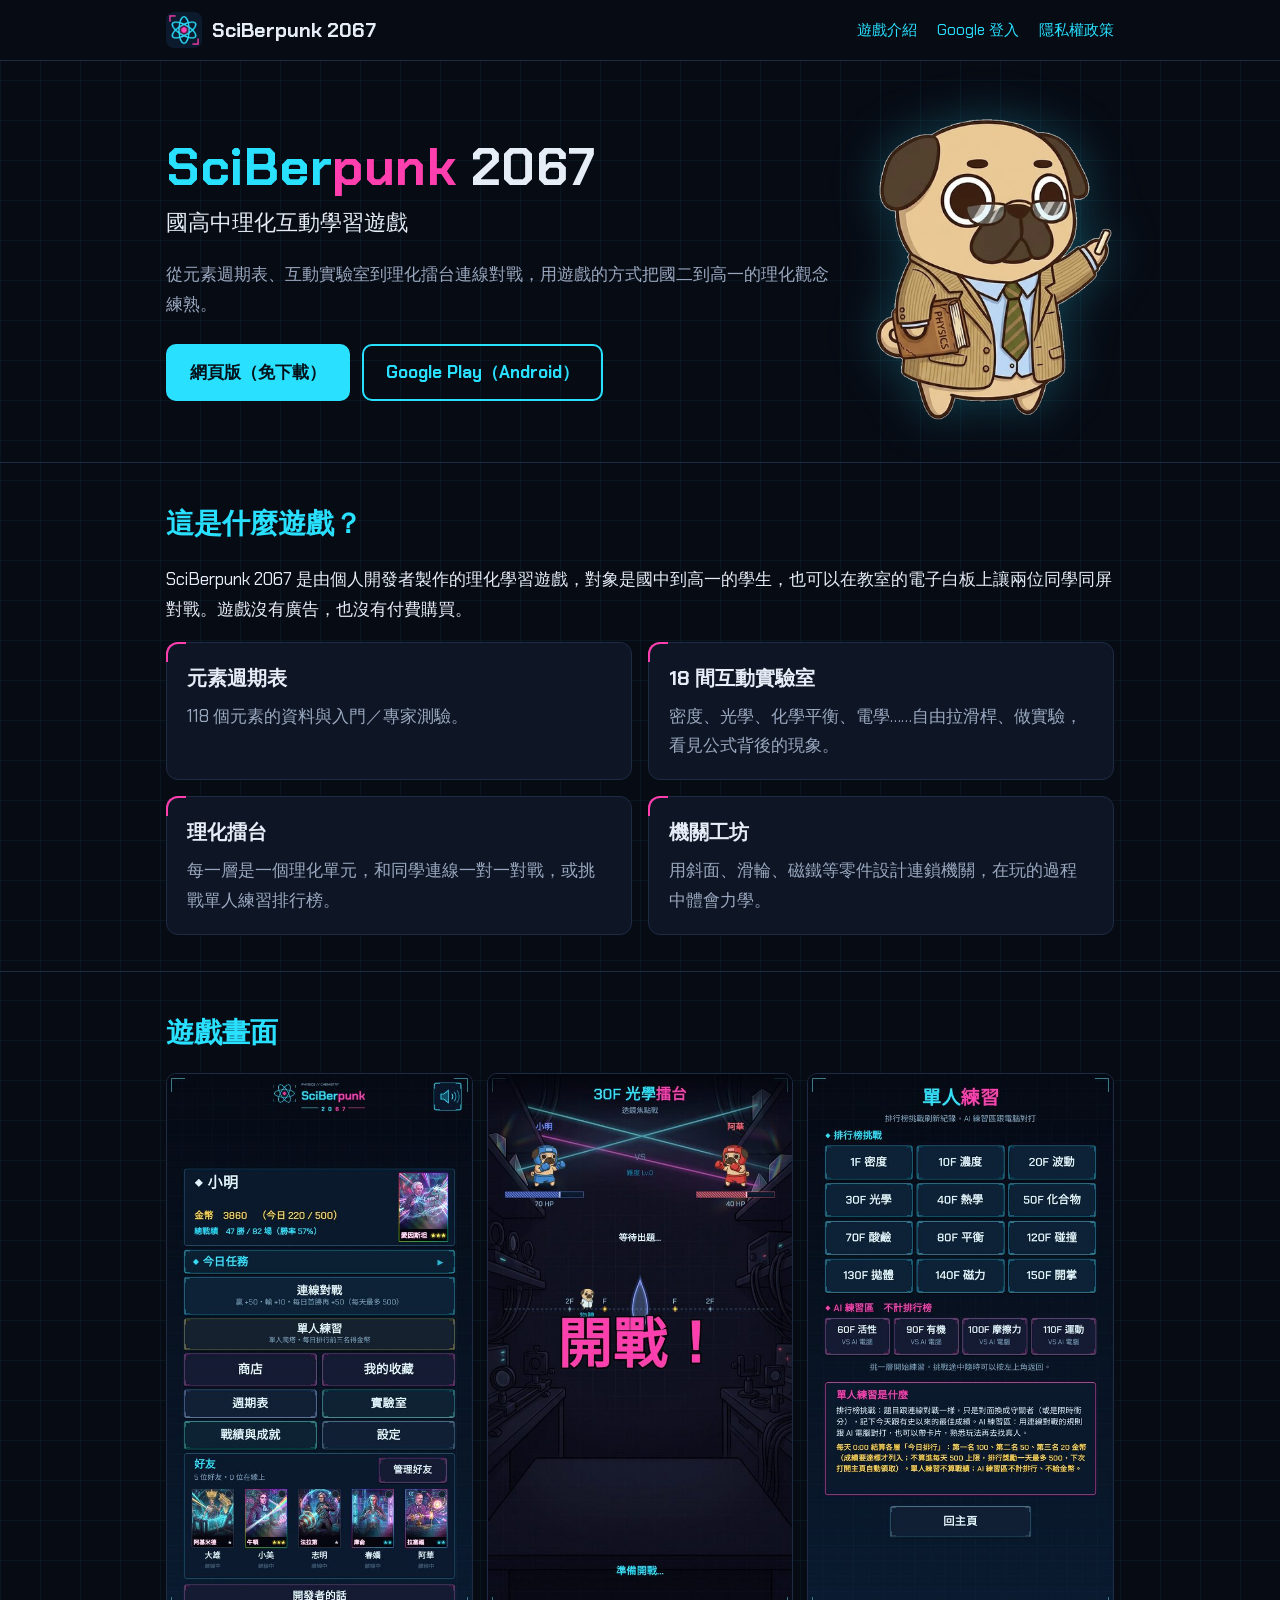
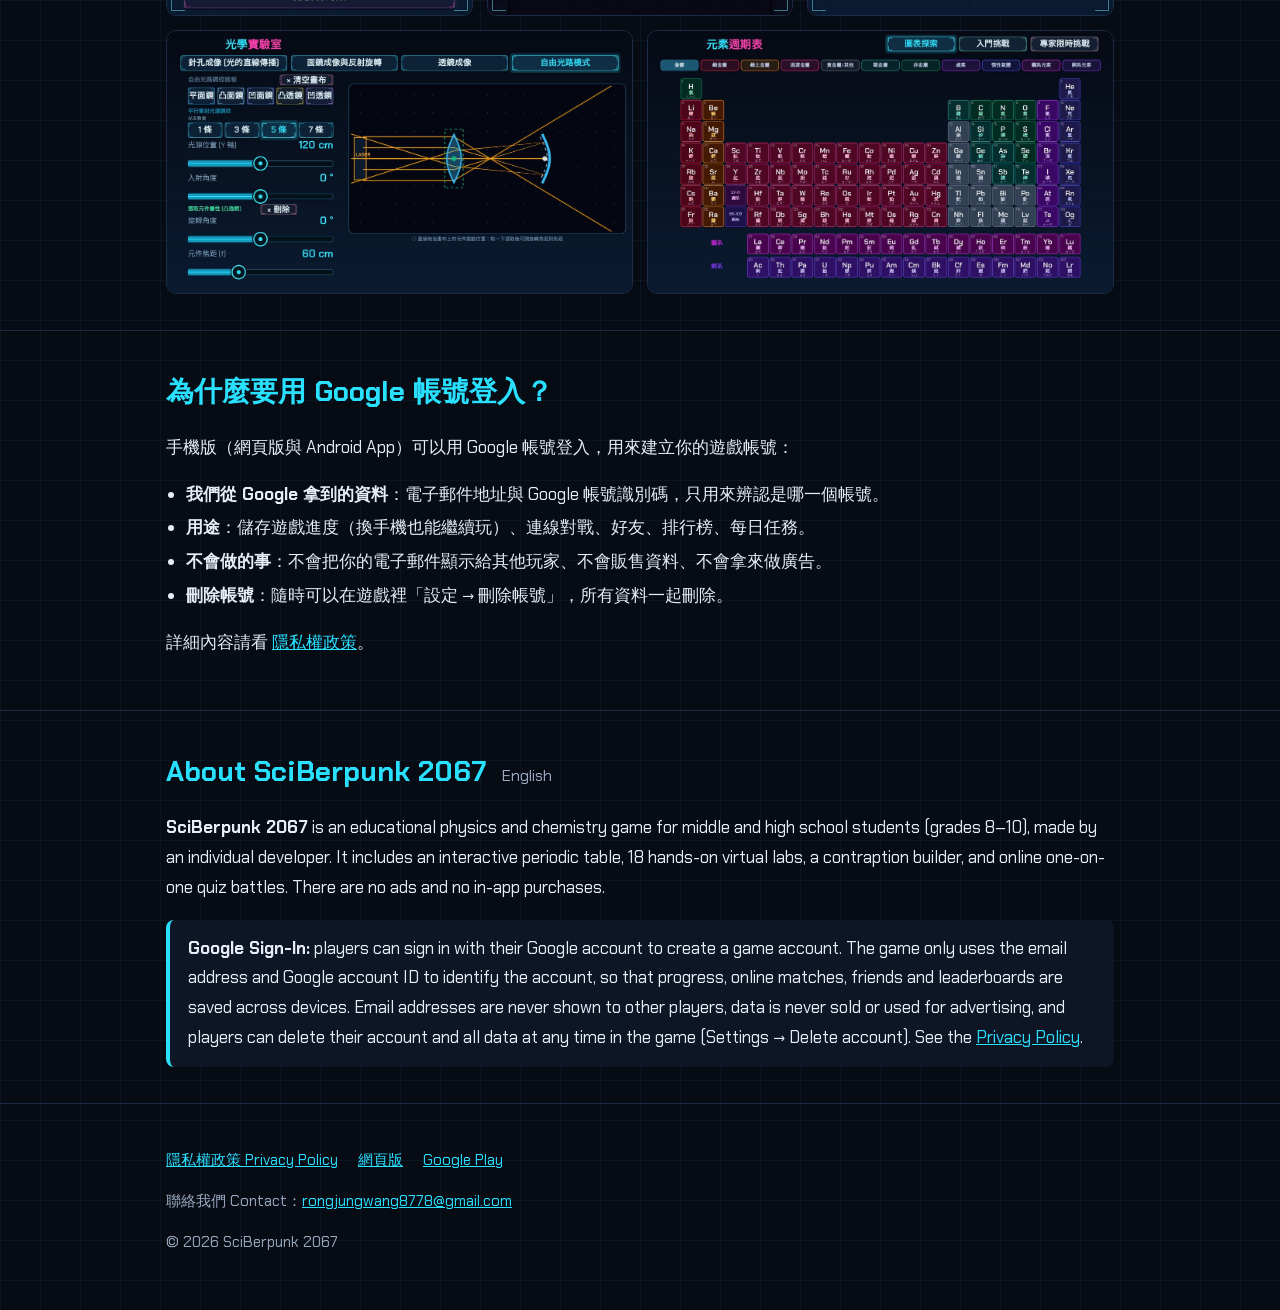
<file: index.html>
<!doctype html>
<html lang="zh-Hant">
<head>
<meta charset="utf-8">
<meta name="viewport" content="width=device-width, initial-scale=1">
<!-- Google Search Console 驗證用（2026-11-12），驗證通過後也不要刪 -->
<meta name="google-site-verification" content="zLl-q_mlDhbCGAF-NQCf-YpBufDGUmAA6h300Nk4yls" />
<title>SciBerpunk 2067｜國高中理化互動學習遊戲</title>
<meta name="description" content="SciBerpunk 2067 是一款國高中理化互動學習遊戲：元素週期表、18 間互動實驗室、理化擂台連線對戰。">
<link rel="icon" href="img/favicon.png">
<link rel="preconnect" href="https://fonts.googleapis.com">
<link rel="preconnect" href="https://fonts.gstatic.com" crossorigin>
<link href="https://fonts.googleapis.com/css2?family=Chakra+Petch:wght@400;700&display=swap" rel="stylesheet">
<link rel="stylesheet" href="style.css">
</head>
<body>

<header class="top">
  <div class="wrap">
    <a class="brand" href="./"><img src="img/icon.png" alt="">SciBerpunk 2067</a>
    <nav>
      <a href="#about">遊戲介紹</a>
      <a href="#google">Google 登入</a>
      <a href="privacy.html">隱私權政策</a>
    </nav>
  </div>
</header>

<div class="hero">
  <div class="wrap">
    <div class="text">
      <h1><span class="a">SciBer</span><span class="b">punk</span> 2067</h1>
      <p class="tag">國高中理化互動學習遊戲</p>
      <p class="lead">從元素週期表、互動實驗室到理化擂台連線對戰，用遊戲的方式把國二到高一的理化觀念練熟。</p>
      <div class="btns">
        <a class="btn main" href="https://rogerwang8778.itch.io/sciberpunk-mobile">網頁版（免下載）</a>
        <a class="btn" href="https://play.google.com/store/apps/details?id=com.sciberpunk.game2067">Google Play（Android）</a>
      </div>
    </div>
    <img class="pug" src="img/teacher.png" alt="吉祥物 SciBerPug（老師造型）">
  </div>
</div>

<section id="about">
  <div class="wrap">
    <h2>這是什麼遊戲？</h2>
    <p>SciBerpunk 2067 是由個人開發者製作的理化學習遊戲，對象是國中到高一的學生，也可以在教室的電子白板上讓兩位同學同屏對戰。遊戲沒有廣告，也沒有付費購買。</p>
    <div class="grid">
      <div class="card">
        <h3>元素週期表</h3>
        <p>118 個元素的資料與入門／專家測驗。</p>
      </div>
      <div class="card">
        <h3>18 間互動實驗室</h3>
        <p>密度、光學、化學平衡、電學……自由拉滑桿、做實驗，看見公式背後的現象。</p>
      </div>
      <div class="card">
        <h3>理化擂台</h3>
        <p>每一層是一個理化單元，和同學連線一對一對戰，或挑戰單人練習排行榜。</p>
      </div>
      <div class="card">
        <h3>機關工坊</h3>
        <p>用斜面、滑輪、磁鐵等零件設計連鎖機關，在玩的過程中體會力學。</p>
      </div>
    </div>
  </div>
</section>

<section>
  <div class="wrap">
    <h2>遊戲畫面</h2>
    <div class="shots">
      <img src="img/home.jpg" alt="手機版主頁" loading="lazy">
      <img src="img/battle.jpg" alt="30F 光學擂台對戰" loading="lazy">
      <img src="img/solo.jpg" alt="單人練習" loading="lazy">
    </div>
    <div class="wide">
      <img src="img/lab.jpg" alt="光學實驗室" loading="lazy">
      <img src="img/periodic.jpg" alt="元素週期表" loading="lazy">
    </div>
  </div>
</section>

<section id="google">
  <div class="wrap">
    <h2>為什麼要用 Google 帳號登入？</h2>
    <p>手機版（網頁版與 Android App）可以用 Google 帳號登入，用來建立你的遊戲帳號：</p>
    <ul class="plain">
      <li><strong>我們從 Google 拿到的資料</strong>：電子郵件地址與 Google 帳號識別碼，只用來辨認是哪一個帳號。</li>
      <li><strong>用途</strong>：儲存遊戲進度（換手機也能繼續玩）、連線對戰、好友、排行榜、每日任務。</li>
      <li><strong>不會做的事</strong>：不會把你的電子郵件顯示給其他玩家、不會販售資料、不會拿來做廣告。</li>
      <li><strong>刪除帳號</strong>：隨時可以在遊戲裡「設定 → 刪除帳號」，所有資料一起刪除。</li>
    </ul>
    <p>詳細內容請看 <a href="privacy.html">隱私權政策</a>。</p>
  </div>
</section>

<section lang="en">
  <div class="wrap">
    <h2>About SciBerpunk 2067 <small>English</small></h2>
    <p><strong>SciBerpunk 2067</strong> is an educational physics and chemistry game for middle and high school students (grades 8–10), made by an individual developer. It includes an interactive periodic table, 18 hands-on virtual labs, a contraption builder, and online one-on-one quiz battles. There are no ads and no in-app purchases.</p>
    <div class="note">
      <p style="margin:0"><strong>Google Sign-In:</strong> players can sign in with their Google account to create a game account. The game only uses the email address and Google account ID to identify the account, so that progress, online matches, friends and leaderboards are saved across devices. Email addresses are never shown to other players, data is never sold or used for advertising, and players can delete their account and all data at any time in the game (Settings → Delete account). See the <a href="privacy.html#english">Privacy Policy</a>.</p>
    </div>
  </div>
</section>

<footer>
  <div class="wrap">
    <p>
      <a href="privacy.html">隱私權政策 Privacy Policy</a>
      <a href="https://rogerwang8778.itch.io/sciberpunk-mobile">網頁版</a>
      <a href="https://play.google.com/store/apps/details?id=com.sciberpunk.game2067">Google Play</a>
    </p>
    <p>聯絡我們 Contact：<a href="mailto:rongjungwang8778@gmail.com">rongjungwang8778@gmail.com</a></p>
    <p>© 2026 SciBerpunk 2067</p>
  </div>
</footer>

</body>
</html>
</file>
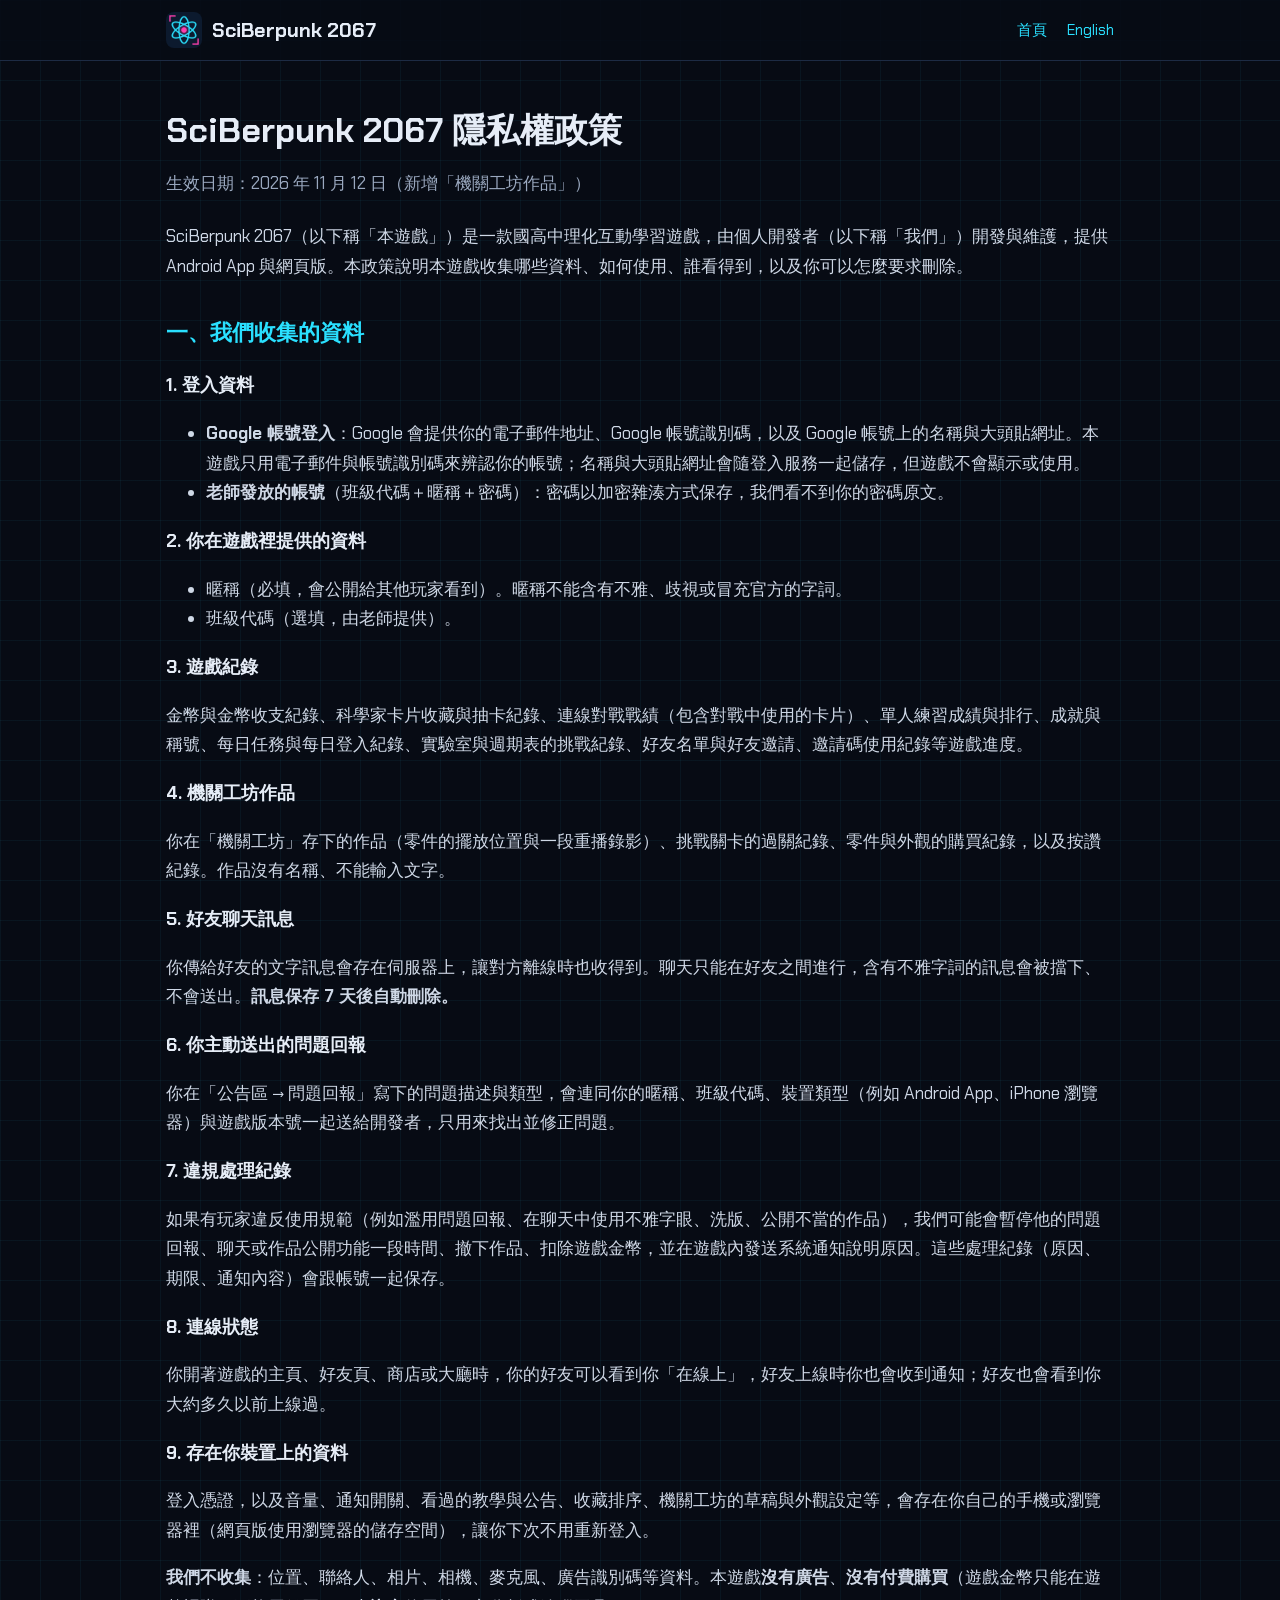
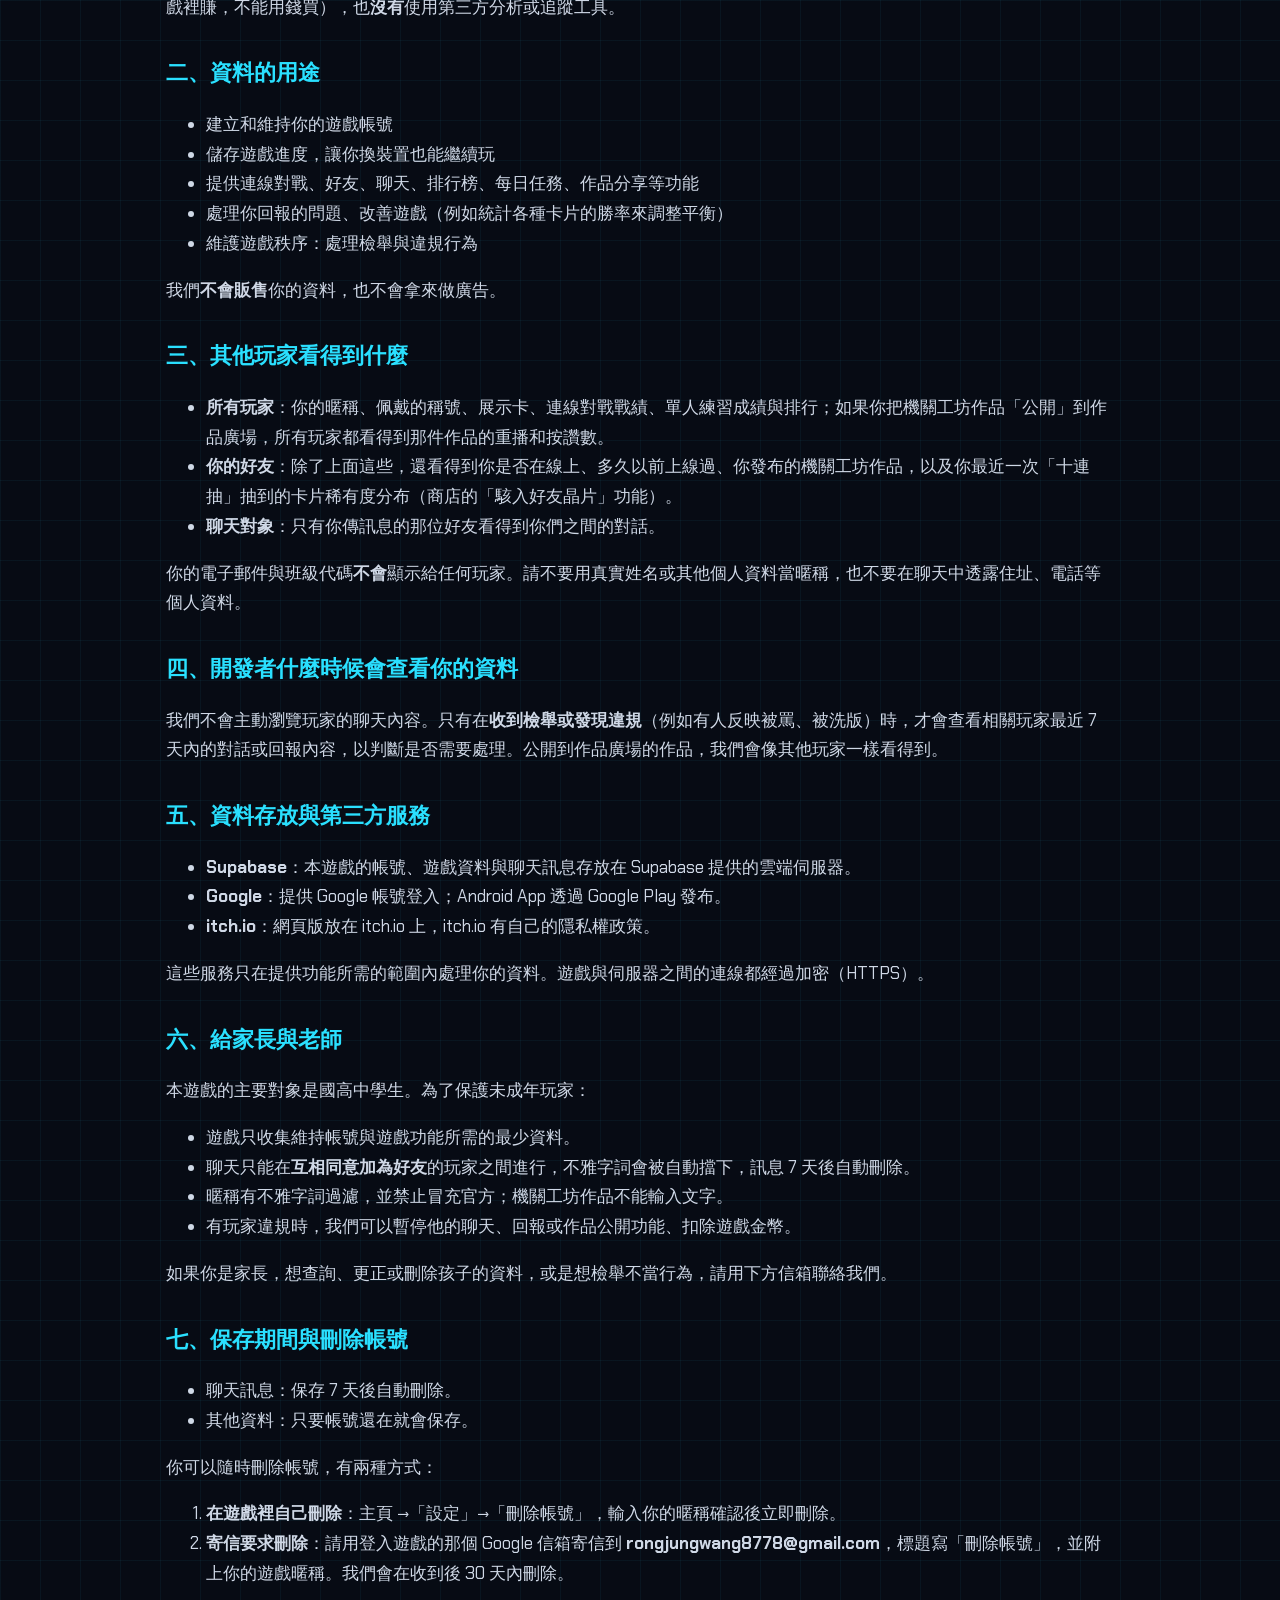
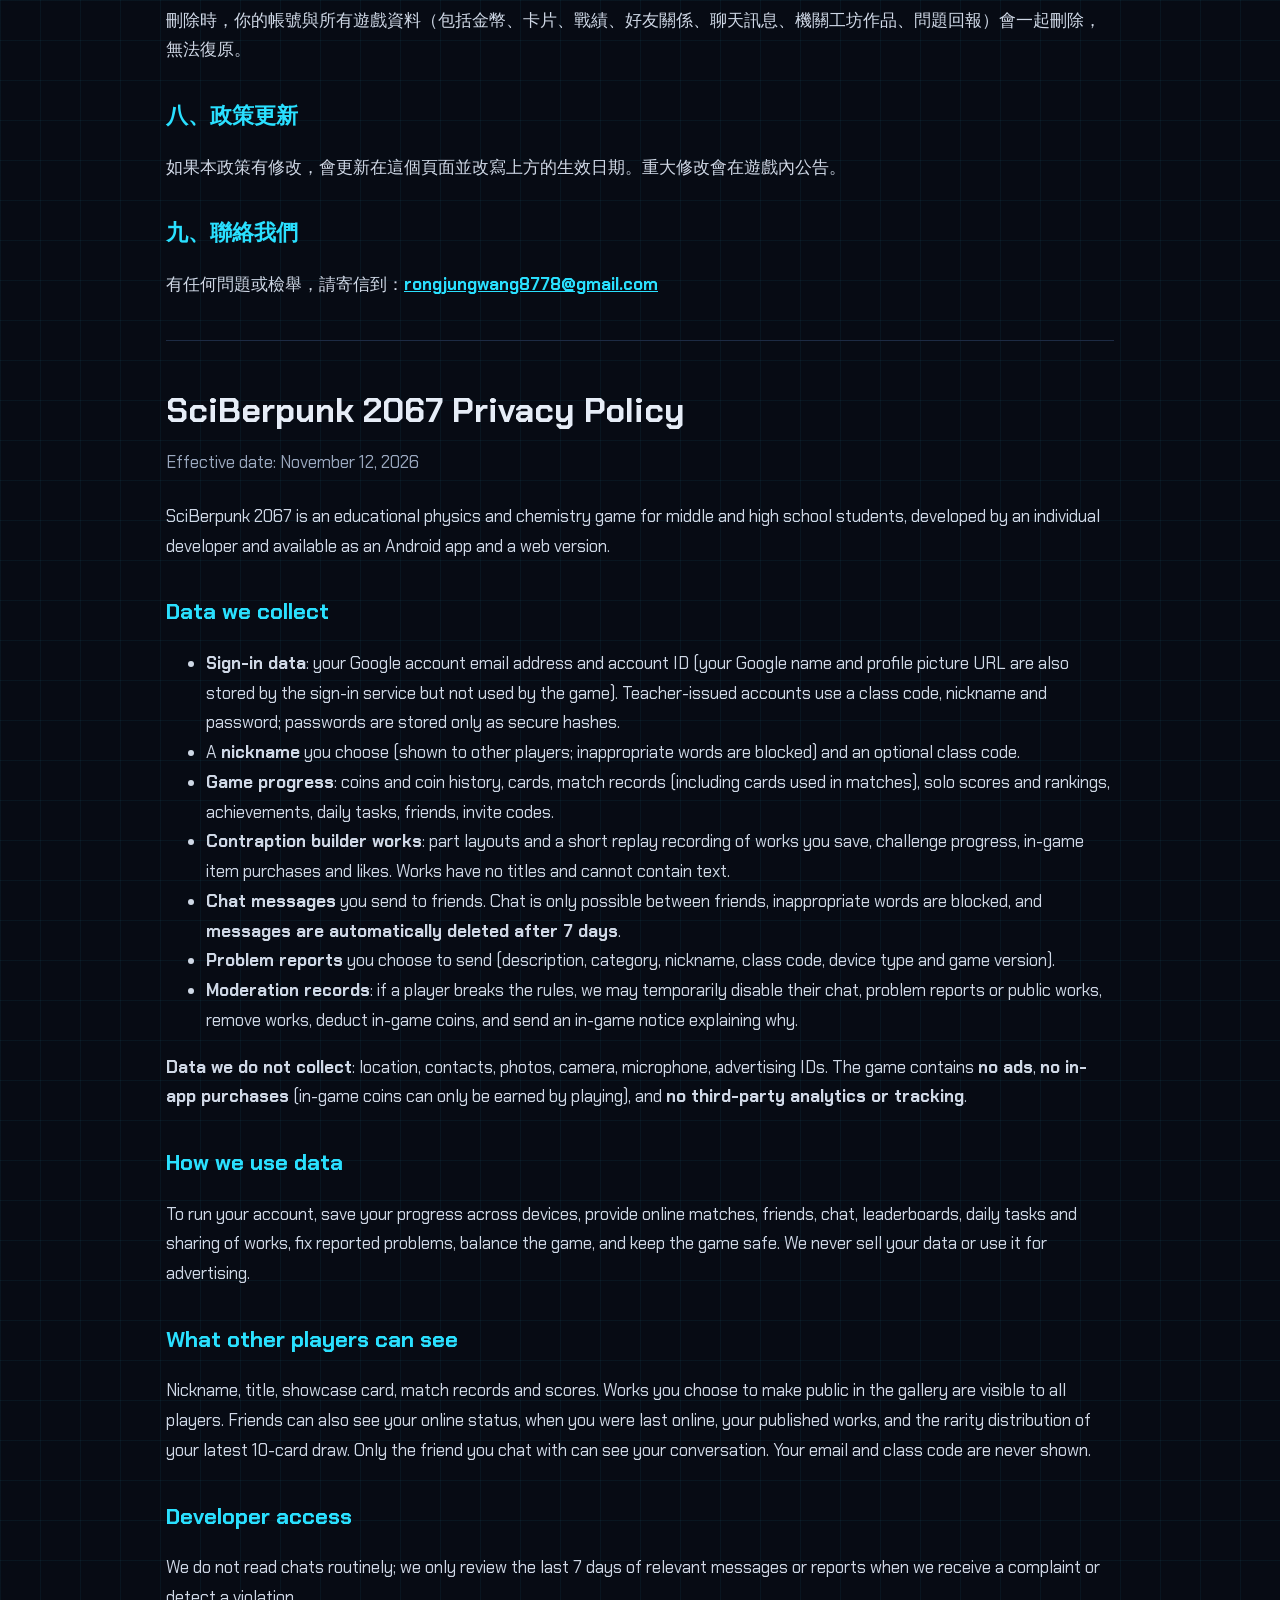
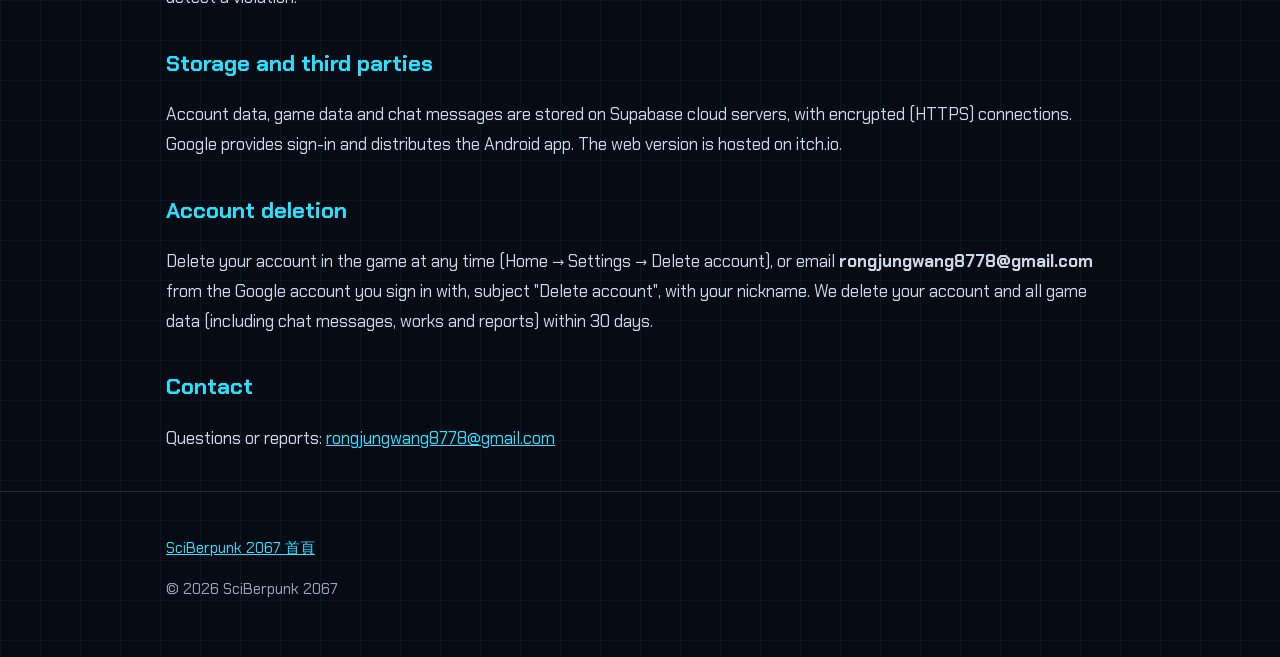
<file: privacy.html>
<!doctype html>
<html lang="zh-Hant">
<head>
<meta charset="utf-8">
<meta name="viewport" content="width=device-width, initial-scale=1">
<title>隱私權政策｜SciBerpunk 2067</title>
<meta name="description" content="SciBerpunk 2067 隱私權政策 Privacy Policy">
<link rel="icon" href="img/favicon.png">
<link rel="preconnect" href="https://fonts.googleapis.com">
<link rel="preconnect" href="https://fonts.gstatic.com" crossorigin>
<link href="https://fonts.googleapis.com/css2?family=Chakra+Petch:wght@400;700&display=swap" rel="stylesheet">
<link rel="stylesheet" href="style.css">
</head>
<body>

<header class="top">
  <div class="wrap">
    <a class="brand" href="./"><img src="img/icon.png" alt="">SciBerpunk 2067</a>
    <nav>
      <a href="./">首頁</a>
      <a href="#english">English</a>
    </nav>
  </div>
</header>

<main class="doc">
<div class="wrap">

<h1>SciBerpunk 2067 隱私權政策</h1>
<p class="date">生效日期：2026 年 11 月 12 日（新增「機關工坊作品」）</p>

<p>SciBerpunk 2067（以下稱「本遊戲」）是一款國高中理化互動學習遊戲，由個人開發者（以下稱「我們」）開發與維護，提供 Android App 與網頁版。本政策說明本遊戲收集哪些資料、如何使用、誰看得到，以及你可以怎麼要求刪除。</p>

<h2>一、我們收集的資料</h2>

<h3>1. 登入資料</h3>
<ul>
  <li><strong>Google 帳號登入</strong>：Google 會提供你的電子郵件地址、Google 帳號識別碼，以及 Google 帳號上的名稱與大頭貼網址。本遊戲只用電子郵件與帳號識別碼來辨認你的帳號；名稱與大頭貼網址會隨登入服務一起儲存，但遊戲不會顯示或使用。</li>
  <li><strong>老師發放的帳號</strong>（班級代碼＋暱稱＋密碼）：密碼以加密雜湊方式保存，我們看不到你的密碼原文。</li>
</ul>

<h3>2. 你在遊戲裡提供的資料</h3>
<ul>
  <li>暱稱（必填，會公開給其他玩家看到）。暱稱不能含有不雅、歧視或冒充官方的字詞。</li>
  <li>班級代碼（選填，由老師提供）。</li>
</ul>

<h3>3. 遊戲紀錄</h3>
<p>金幣與金幣收支紀錄、科學家卡片收藏與抽卡紀錄、連線對戰戰績（包含對戰中使用的卡片）、單人練習成績與排行、成就與稱號、每日任務與每日登入紀錄、實驗室與週期表的挑戰紀錄、好友名單與好友邀請、邀請碼使用紀錄等遊戲進度。</p>

<h3>4. 機關工坊作品</h3>
<p>你在「機關工坊」存下的作品（零件的擺放位置與一段重播錄影）、挑戰關卡的過關紀錄、零件與外觀的購買紀錄，以及按讚紀錄。作品沒有名稱、不能輸入文字。</p>

<h3>5. 好友聊天訊息</h3>
<p>你傳給好友的文字訊息會存在伺服器上，讓對方離線時也收得到。聊天只能在好友之間進行，含有不雅字詞的訊息會被擋下、不會送出。<strong>訊息保存 7 天後自動刪除。</strong></p>

<h3>6. 你主動送出的問題回報</h3>
<p>你在「公告區 → 問題回報」寫下的問題描述與類型，會連同你的暱稱、班級代碼、裝置類型（例如 Android App、iPhone 瀏覽器）與遊戲版本號一起送給開發者，只用來找出並修正問題。</p>

<h3>7. 違規處理紀錄</h3>
<p>如果有玩家違反使用規範（例如濫用問題回報、在聊天中使用不雅字眼、洗版、公開不當的作品），我們可能會暫停他的問題回報、聊天或作品公開功能一段時間、撤下作品、扣除遊戲金幣，並在遊戲內發送系統通知說明原因。這些處理紀錄（原因、期限、通知內容）會跟帳號一起保存。</p>

<h3>8. 連線狀態</h3>
<p>你開著遊戲的主頁、好友頁、商店或大廳時，你的好友可以看到你「在線上」，好友上線時你也會收到通知；好友也會看到你大約多久以前上線過。</p>

<h3>9. 存在你裝置上的資料</h3>
<p>登入憑證，以及音量、通知開關、看過的教學與公告、收藏排序、機關工坊的草稿與外觀設定等，會存在你自己的手機或瀏覽器裡（網頁版使用瀏覽器的儲存空間），讓你下次不用重新登入。</p>

<p><strong>我們不收集</strong>：位置、聯絡人、相片、相機、麥克風、廣告識別碼等資料。本遊戲<strong>沒有廣告</strong>、<strong>沒有付費購買</strong>（遊戲金幣只能在遊戲裡賺，不能用錢買），也<strong>沒有</strong>使用第三方分析或追蹤工具。</p>

<h2>二、資料的用途</h2>
<ul>
  <li>建立和維持你的遊戲帳號</li>
  <li>儲存遊戲進度，讓你換裝置也能繼續玩</li>
  <li>提供連線對戰、好友、聊天、排行榜、每日任務、作品分享等功能</li>
  <li>處理你回報的問題、改善遊戲（例如統計各種卡片的勝率來調整平衡）</li>
  <li>維護遊戲秩序：處理檢舉與違規行為</li>
</ul>
<p>我們<strong>不會販售</strong>你的資料，也不會拿來做廣告。</p>

<h2>三、其他玩家看得到什麼</h2>
<ul>
  <li><strong>所有玩家</strong>：你的暱稱、佩戴的稱號、展示卡、連線對戰戰績、單人練習成績與排行；如果你把機關工坊作品「公開」到作品廣場，所有玩家都看得到那件作品的重播和按讚數。</li>
  <li><strong>你的好友</strong>：除了上面這些，還看得到你是否在線上、多久以前上線過、你發布的機關工坊作品，以及你最近一次「十連抽」抽到的卡片稀有度分布（商店的「駭入好友晶片」功能）。</li>
  <li><strong>聊天對象</strong>：只有你傳訊息的那位好友看得到你們之間的對話。</li>
</ul>
<p>你的電子郵件與班級代碼<strong>不會</strong>顯示給任何玩家。請不要用真實姓名或其他個人資料當暱稱，也不要在聊天中透露住址、電話等個人資料。</p>

<h2>四、開發者什麼時候會查看你的資料</h2>
<p>我們不會主動瀏覽玩家的聊天內容。只有在<strong>收到檢舉或發現違規</strong>（例如有人反映被罵、被洗版）時，才會查看相關玩家最近 7 天內的對話或回報內容，以判斷是否需要處理。公開到作品廣場的作品，我們會像其他玩家一樣看得到。</p>

<h2>五、資料存放與第三方服務</h2>
<ul>
  <li><strong>Supabase</strong>：本遊戲的帳號、遊戲資料與聊天訊息存放在 Supabase 提供的雲端伺服器。</li>
  <li><strong>Google</strong>：提供 Google 帳號登入；Android App 透過 Google Play 發布。</li>
  <li><strong>itch.io</strong>：網頁版放在 itch.io 上，itch.io 有自己的隱私權政策。</li>
</ul>
<p>這些服務只在提供功能所需的範圍內處理你的資料。遊戲與伺服器之間的連線都經過加密（HTTPS）。</p>

<h2>六、給家長與老師</h2>
<p>本遊戲的主要對象是國高中學生。為了保護未成年玩家：</p>
<ul>
  <li>遊戲只收集維持帳號與遊戲功能所需的最少資料。</li>
  <li>聊天只能在<strong>互相同意加為好友</strong>的玩家之間進行，不雅字詞會被自動擋下，訊息 7 天後自動刪除。</li>
  <li>暱稱有不雅字詞過濾，並禁止冒充官方；機關工坊作品不能輸入文字。</li>
  <li>有玩家違規時，我們可以暫停他的聊天、回報或作品公開功能、扣除遊戲金幣。</li>
</ul>
<p>如果你是家長，想查詢、更正或刪除孩子的資料，或是想檢舉不當行為，請用下方信箱聯絡我們。</p>

<h2>七、保存期間與刪除帳號</h2>
<ul>
  <li>聊天訊息：保存 7 天後自動刪除。</li>
  <li>其他資料：只要帳號還在就會保存。</li>
</ul>
<p>你可以隨時刪除帳號，有兩種方式：</p>
<ol>
  <li><strong>在遊戲裡自己刪除</strong>：主頁 →「設定」→「刪除帳號」，輸入你的暱稱確認後立即刪除。</li>
  <li><strong>寄信要求刪除</strong>：請用登入遊戲的那個 Google 信箱寄信到 <strong>rongjungwang8778@gmail.com</strong>，標題寫「刪除帳號」，並附上你的遊戲暱稱。我們會在收到後 30 天內刪除。</li>
</ol>
<p>刪除時，你的帳號與所有遊戲資料（包括金幣、卡片、戰績、好友關係、聊天訊息、機關工坊作品、問題回報）會一起刪除，無法復原。</p>

<h2>八、政策更新</h2>
<p>如果本政策有修改，會更新在這個頁面並改寫上方的生效日期。重大修改會在遊戲內公告。</p>

<h2>九、聯絡我們</h2>
<p>有任何問題或檢舉，請寄信到：<a href="mailto:rongjungwang8778@gmail.com"><strong>rongjungwang8778@gmail.com</strong></a></p>

<hr>

<section id="english" lang="en" style="border:0;padding:0">
<h1>SciBerpunk 2067 Privacy Policy</h1>
<p class="date">Effective date: November 12, 2026</p>

<p>SciBerpunk 2067 is an educational physics and chemistry game for middle and high school students, developed by an individual developer and available as an Android app and a web version.</p>

<h2>Data we collect</h2>
<ul>
  <li><strong>Sign-in data</strong>: your Google account email address and account ID (your Google name and profile picture URL are also stored by the sign-in service but not used by the game). Teacher-issued accounts use a class code, nickname and password; passwords are stored only as secure hashes.</li>
  <li>A <strong>nickname</strong> you choose (shown to other players; inappropriate words are blocked) and an optional class code.</li>
  <li><strong>Game progress</strong>: coins and coin history, cards, match records (including cards used in matches), solo scores and rankings, achievements, daily tasks, friends, invite codes.</li>
  <li><strong>Contraption builder works</strong>: part layouts and a short replay recording of works you save, challenge progress, in-game item purchases and likes. Works have no titles and cannot contain text.</li>
  <li><strong>Chat messages</strong> you send to friends. Chat is only possible between friends, inappropriate words are blocked, and <strong>messages are automatically deleted after 7 days</strong>.</li>
  <li><strong>Problem reports</strong> you choose to send (description, category, nickname, class code, device type and game version).</li>
  <li><strong>Moderation records</strong>: if a player breaks the rules, we may temporarily disable their chat, problem reports or public works, remove works, deduct in-game coins, and send an in-game notice explaining why.</li>
</ul>
<p><strong>Data we do not collect</strong>: location, contacts, photos, camera, microphone, advertising IDs. The game contains <strong>no ads</strong>, <strong>no in-app purchases</strong> (in-game coins can only be earned by playing), and <strong>no third-party analytics or tracking</strong>.</p>

<h2>How we use data</h2>
<p>To run your account, save your progress across devices, provide online matches, friends, chat, leaderboards, daily tasks and sharing of works, fix reported problems, balance the game, and keep the game safe. We never sell your data or use it for advertising.</p>

<h2>What other players can see</h2>
<p>Nickname, title, showcase card, match records and scores. Works you choose to make public in the gallery are visible to all players. Friends can also see your online status, when you were last online, your published works, and the rarity distribution of your latest 10-card draw. Only the friend you chat with can see your conversation. Your email and class code are never shown.</p>

<h2>Developer access</h2>
<p>We do not read chats routinely; we only review the last 7 days of relevant messages or reports when we receive a complaint or detect a violation.</p>

<h2>Storage and third parties</h2>
<p>Account data, game data and chat messages are stored on Supabase cloud servers, with encrypted (HTTPS) connections. Google provides sign-in and distributes the Android app. The web version is hosted on itch.io.</p>

<h2>Account deletion</h2>
<p>Delete your account in the game at any time (Home → Settings → Delete account), or email <strong>rongjungwang8778@gmail.com</strong> from the Google account you sign in with, subject "Delete account", with your nickname. We delete your account and all game data (including chat messages, works and reports) within 30 days.</p>

<h2>Contact</h2>
<p>Questions or reports: <a href="mailto:rongjungwang8778@gmail.com">rongjungwang8778@gmail.com</a></p>
</section>

</div>
</main>

<footer>
  <div class="wrap">
    <p><a href="./">SciBerpunk 2067 首頁</a></p>
    <p>© 2026 SciBerpunk 2067</p>
  </div>
</footer>

</body>
</html>
</file>
<file: style.css>
:root {
  --bg: #070b14;
  --panel: #0e1626;
  --line: #1d2b44;
  --text: #e6edf7;
  --muted: #9aa8bf;
  --cyan: #2ae0ff;
  --pink: #ff3fae;
}
* { box-sizing: border-box; }
html, body { margin: 0; }
body {
  background: var(--bg);
  background-image:
    linear-gradient(rgba(42, 224, 255, 0.05) 1px, transparent 1px),
    linear-gradient(90deg, rgba(42, 224, 255, 0.05) 1px, transparent 1px);
  background-size: 40px 40px;
  color: var(--text);
  font-family: "Chakra Petch", "Noto Sans TC", "Microsoft JhengHei", "PingFang TC", sans-serif;
  line-height: 1.75;
  font-size: 17px;
}
a { color: var(--cyan); }
a:hover { color: var(--pink); }
.wrap { max-width: 980px; margin: 0 auto; padding: 0 16px; }

header.top {
  border-bottom: 1px solid var(--line);
  background: rgba(7, 11, 20, 0.85);
}
header.top .wrap {
  display: flex; align-items: center; justify-content: space-between;
  gap: 12px; padding-top: 12px; padding-bottom: 12px; flex-wrap: wrap;
}
.brand { display: flex; align-items: center; gap: 10px; text-decoration: none; color: var(--text); font-weight: 700; font-size: 20px; }
.brand img { width: 36px; height: 36px; border-radius: 8px; }
nav a { margin-left: 16px; text-decoration: none; font-size: 15px; }
nav a:first-child { margin-left: 0; }

.hero { padding: 56px 0 40px; }
.hero .wrap { display: flex; align-items: center; gap: 32px; }
.hero .text { flex: 1 1 auto; min-width: 0; }
.hero h1 { margin: 0 0 6px; font-size: 52px; line-height: 1.15; letter-spacing: 0.5px; }
.hero h1 .a { color: var(--cyan); }
.hero h1 .b { color: var(--pink); }
.hero .tag { font-size: 22px; margin: 0 0 18px; }
.hero .lead { color: var(--muted); margin: 0 0 24px; }
.hero .pug { flex: 0 0 auto; width: 240px; max-width: 34%; filter: drop-shadow(0 0 24px rgba(42, 224, 255, 0.25)); }

.btns { display: flex; flex-wrap: wrap; gap: 12px; }
.btn {
  display: inline-block; padding: 12px 22px; border-radius: 10px;
  text-decoration: none; font-weight: 700; border: 2px solid var(--cyan); color: var(--cyan);
  max-width: 100%; text-align: center;
}
.btn.main { background: var(--cyan); color: #04121a; }
.btn:hover { border-color: var(--pink); color: var(--pink); }
.btn.main:hover { background: var(--pink); color: #fff; }

section { padding: 36px 0; border-top: 1px solid var(--line); }
h2 { font-size: 28px; margin: 0 0 16px; color: var(--cyan); }
h2 small { color: var(--muted); font-size: 16px; font-weight: 400; margin-left: 8px; }
h3 { font-size: 20px; margin: 0 0 6px; }

.grid { display: grid; grid-template-columns: 1fr 1fr; gap: 16px; }
.card {
  background: var(--panel); border: 1px solid var(--line); border-radius: 12px;
  padding: 18px 20px; position: relative;
}
.card::before {
  content: ""; position: absolute; top: -1px; left: -1px; width: 18px; height: 18px;
  border-top: 2px solid var(--pink); border-left: 2px solid var(--pink); border-top-left-radius: 12px;
}
.card p { margin: 0; color: var(--muted); }

.shots { display: grid; grid-template-columns: repeat(3, 1fr); gap: 14px; }
.shots img, .wide img { width: 100%; height: auto; border-radius: 10px; border: 1px solid var(--line); display: block; }
.wide { display: grid; grid-template-columns: 1fr 1fr; gap: 14px; margin-top: 14px; }

ul.plain { margin: 0; padding-left: 20px; }
ul.plain li { margin: 4px 0; }
.note { background: var(--panel); border-left: 4px solid var(--cyan); border-radius: 8px; padding: 14px 18px; }

footer { border-top: 1px solid var(--line); padding: 28px 0 40px; color: var(--muted); font-size: 15px; }
footer a { margin-right: 16px; }

/* 隱私權政策頁 */
.doc { padding: 40px 0 20px; }
.doc h1 { font-size: 34px; margin: 0 0 8px; }
.doc .date { color: var(--muted); margin: 0 0 24px; }
.doc h2 { font-size: 22px; margin: 32px 0 10px; }
.doc h3 { font-size: 18px; margin: 18px 0 6px; color: var(--text); }
.doc p, .doc li { color: #cfd8e6; }
.doc hr { border: 0; border-top: 1px solid var(--line); margin: 40px 0; }

@media (max-width: 720px) {
  body { font-size: 16px; }
  .hero { padding: 32px 0 24px; }
  .hero .wrap { flex-direction: column-reverse; text-align: center; gap: 12px; }
  .hero .pug { width: 150px; max-width: 50%; }
  .hero h1 { font-size: 38px; }
  .hero .tag { font-size: 19px; }
  .btns { justify-content: center; }
  .shots { grid-template-columns: 1fr 1fr; }
  .shots img:nth-child(3) { display: none; }
  .wide, .grid { grid-template-columns: 1fr; }
  nav a { margin-left: 12px; font-size: 14px; }
  .doc h1 { font-size: 28px; }
}
</file>
